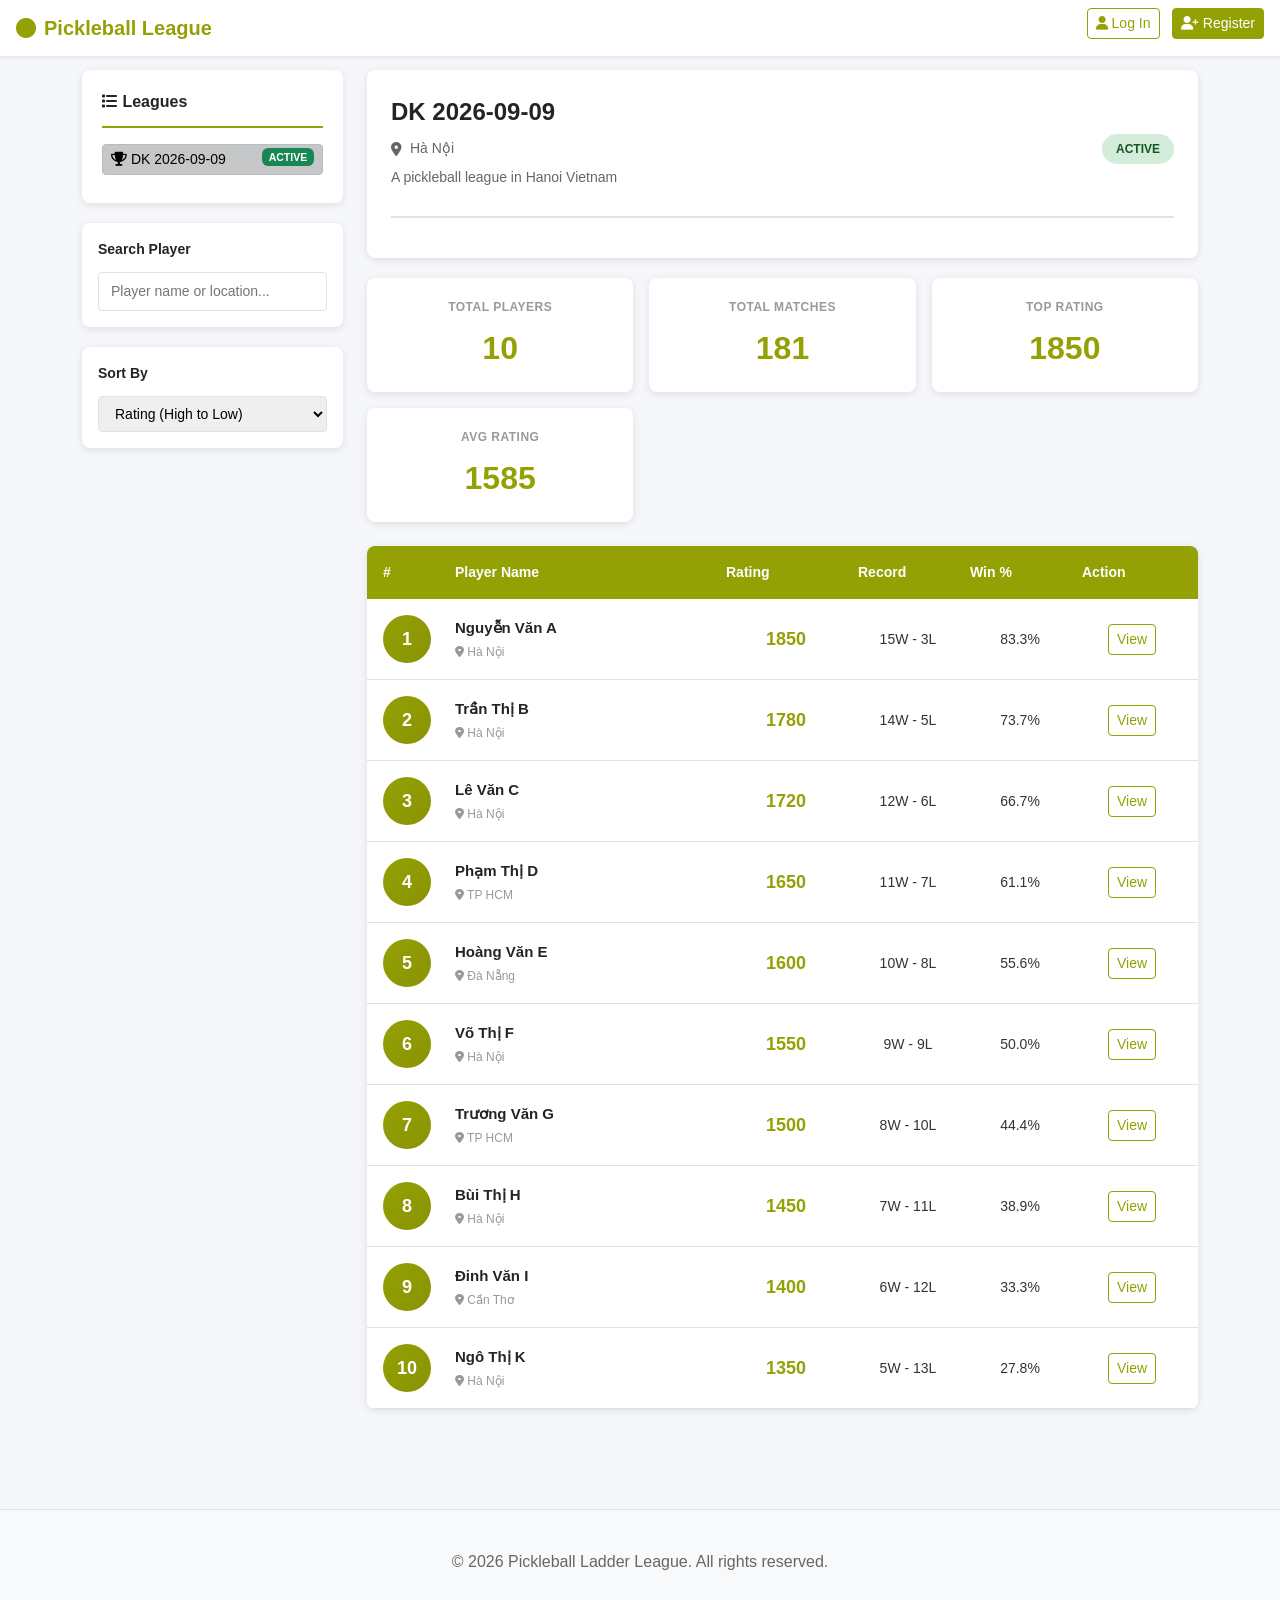
<file: DEMO.html>
<!DOCTYPE html>
<html lang="vi">
<head>
    <meta charset="UTF-8">
    <meta name="viewport" content="width=device-width, initial-scale=1.0">
    <title>Pickleball Ladder League - Demo</title>
    <link rel="stylesheet" href="https://cdnjs.cloudflare.com/ajax/libs/font-awesome/6.4.2/css/all.min.css">
    <link rel="stylesheet" href="https://cdnjs.cloudflare.com/ajax/libs/bootstrap/5.3.0/css/bootstrap.min.css">
    <style>
        :root {
            --primary-color: #94a105;
            --secondary-color: #0d6efd;
            --dark-color: #212529;
            --light-color: #f8f9fa;
            --border-color: #dee2e6;
        }

        * {
            margin: 0;
            padding: 0;
            box-sizing: border-box;
        }

        body {
            font-family: -apple-system, BlinkMacSystemFont, 'Segoe UI', Roboto, 'Helvetica Neue', Arial, sans-serif;
            background-color: #f5f7fa;
            color: #333;
            padding-top: 70px;
        }

        header.navbar-light {
            background-color: white;
            box-shadow: 0 2px 4px rgba(0, 0, 0, 0.08);
            position: fixed;
            top: 0;
            width: 100%;
            z-index: 1000;
        }

        .navbar-brand {
            font-weight: 700;
            color: var(--primary-color) !important;
            font-size: 20px;
        }

        .navbar-brand i {
            margin-right: 8px;
        }

        .navbar-nav .nav-link {
            color: #666 !important;
            font-weight: 500;
            margin: 0 12px;
            transition: color 0.3s;
        }

        .navbar-nav .nav-link:hover {
            color: var(--primary-color) !important;
        }

        .btn-outline-primary {
            border-color: var(--primary-color);
            color: var(--primary-color);
        }

        .btn-outline-primary:hover {
            background-color: var(--primary-color);
            border-color: var(--primary-color);
        }

        .btn-primary {
            background-color: var(--primary-color);
            border-color: var(--primary-color);
        }

        .btn-primary:hover {
            background-color: #7a8604;
            border-color: #7a8604;
        }

        main {
            min-height: 100vh;
            padding-bottom: 60px;
        }

        .league-card {
            background: white;
            border-radius: 8px;
            padding: 24px;
            margin-bottom: 20px;
            box-shadow: 0 2px 8px rgba(0, 0, 0, 0.1);
        }

        .league-header {
            display: flex;
            justify-content: space-between;
            align-items: center;
            margin-bottom: 16px;
            border-bottom: 2px solid var(--border-color);
            padding-bottom: 12px;
        }

        .league-title {
            font-size: 24px;
            font-weight: 700;
            color: var(--dark-color);
        }

        .league-location {
            display: flex;
            align-items: center;
            gap: 8px;
            color: #666;
            font-size: 14px;
            margin-top: 8px;
        }

        .league-status {
            display: inline-block;
            padding: 6px 14px;
            border-radius: 20px;
            font-size: 12px;
            font-weight: 600;
            background-color: #d4edda;
            color: #155724;
        }

        .ladder-table {
            background: white;
            border-radius: 8px;
            overflow: hidden;
            box-shadow: 0 2px 8px rgba(0, 0, 0, 0.1);
            margin-top: 24px;
        }

        .table-header {
            background-color: var(--primary-color);
            color: white;
            padding: 16px;
            font-weight: 600;
            display: grid;
            grid-template-columns: 60px 1fr 120px 100px 100px 100px;
            align-items: center;
            gap: 12px;
            font-size: 14px;
        }

        .table-row {
            display: grid;
            grid-template-columns: 60px 1fr 120px 100px 100px 100px;
            align-items: center;
            gap: 12px;
            padding: 16px;
            border-bottom: 1px solid var(--border-color);
            transition: background-color 0.2s;
        }

        .table-row:hover {
            background-color: #f9f9f9;
        }

        .rank-badge {
            background: linear-gradient(135deg, var(--primary-color), #8a9202);
            color: white;
            border-radius: 50%;
            width: 48px;
            height: 48px;
            display: flex;
            align-items: center;
            justify-content: center;
            font-weight: 700;
            font-size: 18px;
        }

        .player-info {
            display: flex;
            flex-direction: column;
            gap: 4px;
        }

        .player-name {
            font-weight: 600;
            color: var(--dark-color);
            font-size: 15px;
        }

        .player-location {
            color: #999;
            font-size: 12px;
        }

        .stat-cell {
            text-align: center;
            font-weight: 500;
            font-size: 14px;
        }

        .rating {
            font-size: 18px;
            font-weight: 700;
            color: var(--primary-color);
        }

        .stats-grid {
            display: grid;
            grid-template-columns: repeat(auto-fit, minmax(200px, 1fr));
            gap: 16px;
            margin-bottom: 24px;
        }

        .stat-card {
            background: white;
            border-radius: 8px;
            padding: 20px;
            box-shadow: 0 2px 8px rgba(0, 0, 0, 0.1);
            text-align: center;
        }

        .stat-label {
            color: #999;
            font-size: 12px;
            font-weight: 600;
            text-transform: uppercase;
            letter-spacing: 0.5px;
            margin-bottom: 8px;
        }

        .stat-value {
            font-size: 32px;
            font-weight: 700;
            color: var(--primary-color);
        }

        .sidebar {
            background: white;
            border-radius: 8px;
            padding: 20px;
            box-shadow: 0 2px 8px rgba(0, 0, 0, 0.1);
            margin-bottom: 20px;
        }

        .sidebar-title {
            font-size: 16px;
            font-weight: 700;
            color: var(--dark-color);
            margin-bottom: 16px;
            padding-bottom: 12px;
            border-bottom: 2px solid var(--primary-color);
        }

        .filter-section {
            background: white;
            border-radius: 8px;
            padding: 16px;
            margin-bottom: 20px;
            box-shadow: 0 2px 8px rgba(0, 0, 0, 0.1);
        }

        .filter-title {
            font-weight: 600;
            margin-bottom: 12px;
            font-size: 14px;
            color: var(--dark-color);
        }

        .filter-input {
            width: 100%;
            padding: 8px 12px;
            border: 1px solid var(--border-color);
            border-radius: 4px;
            font-size: 14px;
        }

        .filter-input:focus {
            outline: none;
            border-color: var(--primary-color);
            box-shadow: 0 0 0 3px rgba(148, 161, 5, 0.1);
        }

        footer {
            background: #f8f9fa;
            padding: 40px;
            text-align: center;
            color: #666;
            border-top: 1px solid #dee2e6;
            margin-top: 40px;
        }

        @media (max-width: 768px) {
            .table-header,
            .table-row {
                grid-template-columns: 50px 1fr 80px 80px;
                gap: 8px;
            }

            .rank-badge {
                width: 40px;
                height: 40px;
                font-size: 14px;
            }

            .league-header {
                flex-direction: column;
                align-items: flex-start;
            }

            .league-status {
                margin-top: 12px;
            }
        }
    </style>
</head>
<body>
    <!-- Navbar -->
    <header class="navbar navbar-expand-lg navbar-light">
        <nav class="navbar-nav w-100 px-3">
            <div class="navbar-brand">
                <i class="fas fa-circle"></i>Pickleball League
            </div>
            <div class="ms-auto">
                <button class="btn btn-sm btn-outline-primary me-2">
                    <i class="fas fa-user"></i> Log In
                </button>
                <button class="btn btn-sm btn-primary">
                    <i class="fas fa-user-plus"></i> Register
                </button>
            </div>
        </nav>
    </header>

    <!-- Main Content -->
    <main>
        <div class="container">
            <div class="row g-4">
                <!-- Sidebar -->
                <div class="col-lg-3">
                    <div class="sidebar">
                        <div class="sidebar-title">
                            <i class="fas fa-list"></i> Leagues
                        </div>
                        <a href="#" class="btn btn-sm btn-light w-100 text-start active mb-2">
                            <i class="fas fa-trophy"></i> DK 2026-09-09
                            <span class="badge bg-success float-end">ACTIVE</span>
                        </a>
                    </div>

                    <div class="filter-section">
                        <div class="filter-title">Search Player</div>
                        <input type="text" class="filter-input" placeholder="Player name or location..." id="searchInput">
                    </div>

                    <div class="filter-section">
                        <div class="filter-title">Sort By</div>
                        <select class="filter-input" id="sortSelect">
                            <option value="rating">Rating (High to Low)</option>
                            <option value="wins">Wins (Most)</option>
                            <option value="name">Name (A-Z)</option>
                        </select>
                    </div>
                </div>

                <!-- Main Content Area -->
                <div class="col-lg-9">
                    <!-- League Header -->
                    <div class="league-card">
                        <div class="league-header">
                            <div>
                                <div class="league-title">DK 2026-09-09</div>
                                <div class="league-location">
                                    <i class="fas fa-map-marker-alt"></i>Hà Nội
                                </div>
                                <p style="margin-top: 8px; color: #666; font-size: 14px;">
                                    A pickleball league in Hanoi Vietnam
                                </p>
                            </div>
                            <div class="league-status">ACTIVE</div>
                        </div>
                    </div>

                    <!-- Stats -->
                    <div class="stats-grid">
                        <div class="stat-card">
                            <div class="stat-label">Total Players</div>
                            <div class="stat-value" id="totalPlayers">10</div>
                        </div>
                        <div class="stat-card">
                            <div class="stat-label">Total Matches</div>
                            <div class="stat-value" id="totalMatches">137</div>
                        </div>
                        <div class="stat-card">
                            <div class="stat-label">Top Rating</div>
                            <div class="stat-value" id="topRating">1850</div>
                        </div>
                        <div class="stat-card">
                            <div class="stat-label">Avg Rating</div>
                            <div class="stat-value" id="avgRating">1580</div>
                        </div>
                    </div>

                    <!-- Ladder Table -->
                    <div class="ladder-table">
                        <div class="table-header">
                            <div>#</div>
                            <div>Player Name</div>
                            <div>Rating</div>
                            <div>Record</div>
                            <div>Win %</div>
                            <div>Action</div>
                        </div>
                        <div id="playersList"></div>
                    </div>
                </div>
            </div>
        </div>
    </main>

    <!-- Footer -->
    <footer>
        <p>&copy; 2026 Pickleball Ladder League. All rights reserved.</p>
    </footer>

    <script>
        // Mock Data
        const players = [
            { id: 1, name: 'Nguyễn Văn A', location: 'Hà Nội', skillLevel: 4.5, wins: 15, losses: 3, rating: 1850, rank: 1 },
            { id: 2, name: 'Trần Thị B', location: 'Hà Nội', skillLevel: 4.2, wins: 14, losses: 5, rating: 1780, rank: 2 },
            { id: 3, name: 'Lê Văn C', location: 'Hà Nội', skillLevel: 4.0, wins: 12, losses: 6, rating: 1720, rank: 3 },
            { id: 4, name: 'Phạm Thị D', location: 'TP HCM', skillLevel: 3.8, wins: 11, losses: 7, rating: 1650, rank: 4 },
            { id: 5, name: 'Hoàng Văn E', location: 'Đà Nẵng', skillLevel: 3.7, wins: 10, losses: 8, rating: 1600, rank: 5 },
            { id: 6, name: 'Võ Thị F', location: 'Hà Nội', skillLevel: 3.5, wins: 9, losses: 9, rating: 1550, rank: 6 },
            { id: 7, name: 'Trương Văn G', location: 'TP HCM', skillLevel: 3.3, wins: 8, losses: 10, rating: 1500, rank: 7 },
            { id: 8, name: 'Bùi Thị H', location: 'Hà Nội', skillLevel: 3.2, wins: 7, losses: 11, rating: 1450, rank: 8 },
            { id: 9, name: 'Đinh Văn I', location: 'Cần Thơ', skillLevel: 3.0, wins: 6, losses: 12, rating: 1400, rank: 9 },
            { id: 10, name: 'Ngô Thị K', location: 'Hà Nội', skillLevel: 2.8, wins: 5, losses: 13, rating: 1350, rank: 10 },
        ];

        let sortBy = 'rating';

        function renderPlayers(filtered = players) {
            const playersList = document.getElementById('playersList');
            playersList.innerHTML = '';

            filtered.forEach((player, index) => {
                const winPercentage = (player.wins / (player.wins + player.losses) * 100).toFixed(1);
                const row = document.createElement('div');
                row.className = 'table-row';
                row.innerHTML = `
                    <div class="rank-badge">${index + 1}</div>
                    <div class="player-info">
                        <div class="player-name">${player.name}</div>
                        <div class="player-location">
                            <i class="fas fa-map-marker-alt"></i> ${player.location}
                        </div>
                    </div>
                    <div class="stat-cell rating">${player.rating}</div>
                    <div class="stat-cell">${player.wins}W - ${player.losses}L</div>
                    <div class="stat-cell">${winPercentage}%</div>
                    <div class="stat-cell">
                        <button class="btn btn-sm btn-outline-primary">View</button>
                    </div>
                `;
                playersList.appendChild(row);
            });
        }

        function sortPlayers(array, sortType) {
            const sorted = [...array];
            if (sortType === 'rating') {
                sorted.sort((a, b) => b.rating - a.rating);
            } else if (sortType === 'wins') {
                sorted.sort((a, b) => b.wins - a.wins);
            } else if (sortType === 'name') {
                sorted.sort((a, b) => a.name.localeCompare(b.name));
            }
            return sorted;
        }

        function filterAndSort() {
            const searchTerm = document.getElementById('searchInput').value.toLowerCase();
            const sortType = document.getElementById('sortSelect').value;

            let filtered = players.filter(p =>
                p.name.toLowerCase().includes(searchTerm) ||
                p.location.toLowerCase().includes(searchTerm)
            );

            filtered = sortPlayers(filtered, sortType);
            renderPlayers(filtered);
        }

        function updateStats() {
            const totalMatches = players.reduce((sum, p) => sum + p.wins + p.losses, 0);
            const topRating = Math.max(...players.map(p => p.rating));
            const avgRating = (players.reduce((sum, p) => sum + p.rating, 0) / players.length).toFixed(0);

            document.getElementById('totalPlayers').textContent = players.length;
            document.getElementById('totalMatches').textContent = totalMatches;
            document.getElementById('topRating').textContent = topRating;
            document.getElementById('avgRating').textContent = avgRating;
        }

        // Event Listeners
        document.getElementById('searchInput').addEventListener('keyup', filterAndSort);
        document.getElementById('sortSelect').addEventListener('change', filterAndSort);

        // Initialize
        window.addEventListener('load', () => {
            renderPlayers(sortPlayers(players, 'rating'));
            updateStats();
        });
    </script>
</body>
</html>
</file>
